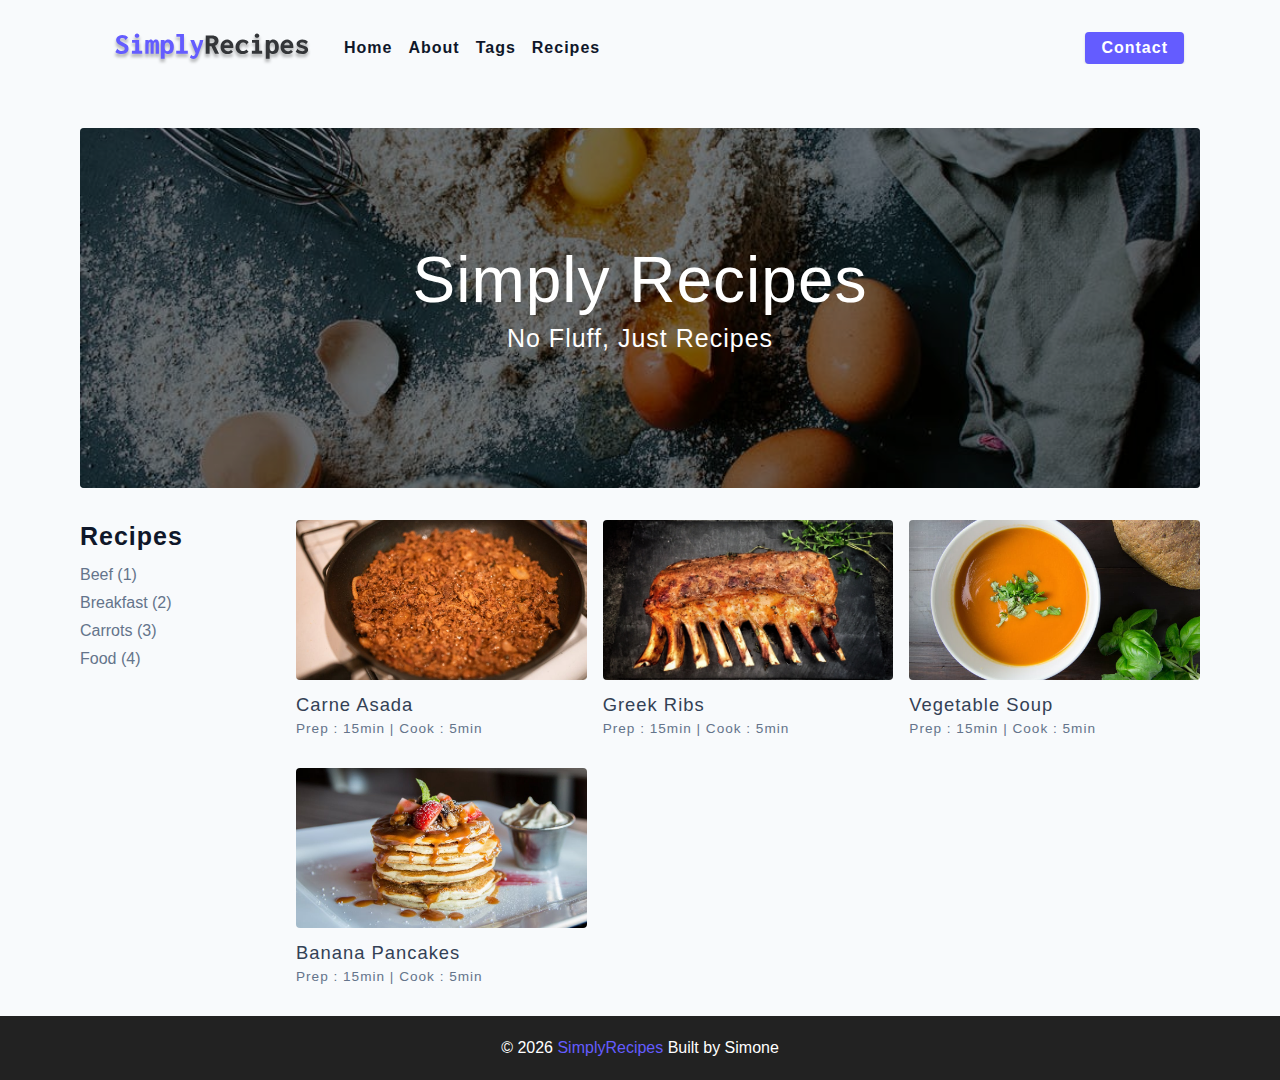
<file: index.html>
<!DOCTYPE html>
<html lang="en">
  <head>
    <meta charset="UTF-8" />
    <meta http-equiv="X-UA-Compatible" content="IE=edge" />
    <meta name="viewport" content="width=device-width, initial-scale=1.0" />
    <title>Simply Recipes || Starter</title>
    <!-- favicon -->
    <link rel="shortcut icon" href="./assets/favicon.ico" type="image/x-icon" />
    <!-- normalize -->
    <link rel="stylesheet" href="./css/normalize.css" />
    <!-- font-awesome -->
    <link
      rel="stylesheet"
      href="https://cdnjs.cloudflare.com/ajax/libs/font-awesome/5.14.0/css/all.min.css"
    />
    <!-- main css -->
    <link rel="stylesheet" href="./css/main.css" />
  </head>
  <body>
   <!-- nav -->
   <nav class="navbar">
     <div class="nav-center">
       <!-- header-->
       <div class="nav-header">
         <a href="index.html" class="nav-logo">
           <img src="./assets/logo.svg" alt="simply recipes" />
          </a>
           <button type="button" class="btn nav-btn">
             <i class="fas fa-align-justify"></i>
           </button>
       </div>
       <!-- links -->
       <div class="nav-links">
         <a href="index.html" class="nav-link">home</a>
         <a href="about.html" class="nav-link">about</a>
         <a href="tags.html" class="nav-link">tags</a>
         <a href="recipes.html" class="nav-link">recipes</a>
         <div class="nav-link contact-link">
           <a href="contact.html" class="btn">contact</a>
         </div>
       </div>
     </div>
   </nav>
   <!-- end of nav-->
   <!-- main -->
   <main class="page">
     <!-- header -->
     <header class="hero">
       <div class="hero-container">
         <div class="hero-text">
           <h1>simply recipes</h1>
           <h4>no fluff, just recipes</h4>
         </div>
       </div>
      </header>
      <!-- end of header -->
      <!-- recipes container -->
      <section class="recipes-container">
        <!-- tag container-->
        <div class="tags-container">
          <h4>recipes</h4>
          <div class="tags-list">
            <a href="tag-template.html"> Beef (1) </a>
            <a href="tag-template.html"> Breakfast (2) </a>
            <a href="tag-template.html"> Carrots (3) </a>
            <a href="tag-template.html"> Food (4) </a>
          </div>
        </div>
        <!-- end of tag container-->

        <!-- tag container-->
        <div class="recipes-list">
          <!-- single recipe-->
          <a href="single-recipe.html" class="recipe">
            <img src="./assets/recipes/recipe-1.jpeg" alt="food" class="img recipe-img" />
            <h5>carne asada</h5>
            <p>Prep : 15min | Cook : 5min </p>
          </a>
          <!-- end of single recipe-->
           <!-- single recipe-->
           <a href="single-recipe.html" class="recipe">
            <img src="./assets/recipes/recipe-2.jpeg" alt="food" class="img recipe-img" />
            <h5>greek ribs</h5>
            <p>Prep : 15min | Cook : 5min </p>
          </a>
          <!-- end of single recipe-->
           <!-- single recipe-->
           <a href="single-recipe.html" class="recipe">
            <img src="./assets/recipes/recipe-3.jpeg" alt="food" class="img recipe-img" />
            <h5>vegetable soup</h5>
            <p>Prep : 15min | Cook : 5min </p>
          </a>
          <!-- end of single recipe-->
           <!-- single recipe-->
           <a href="single-recipe.html" class="recipe">
            <img src="./assets/recipes/recipe-4.jpeg" alt="food" class="img recipe-img" />
            <h5>banana pancakes</h5>
            <p>Prep : 15min | Cook : 5min </p>
          </a>
          <!-- end of single recipe-->
        </div>
        <!-- end of recipes list -->
      </section>
      <!-- end of recipes container-->
   </main>
   <!-- end of main-->
   <!-- footer -->
   <footer class="page-footer">
     <p>&copy; <span id="date"></span>
      <span class="footer-logo">SimplyRecipes</span>
      Built by Simone
    </p>
   </footer>
   <script src="./js/app.js"></script>
  </body>
</html>
</file>
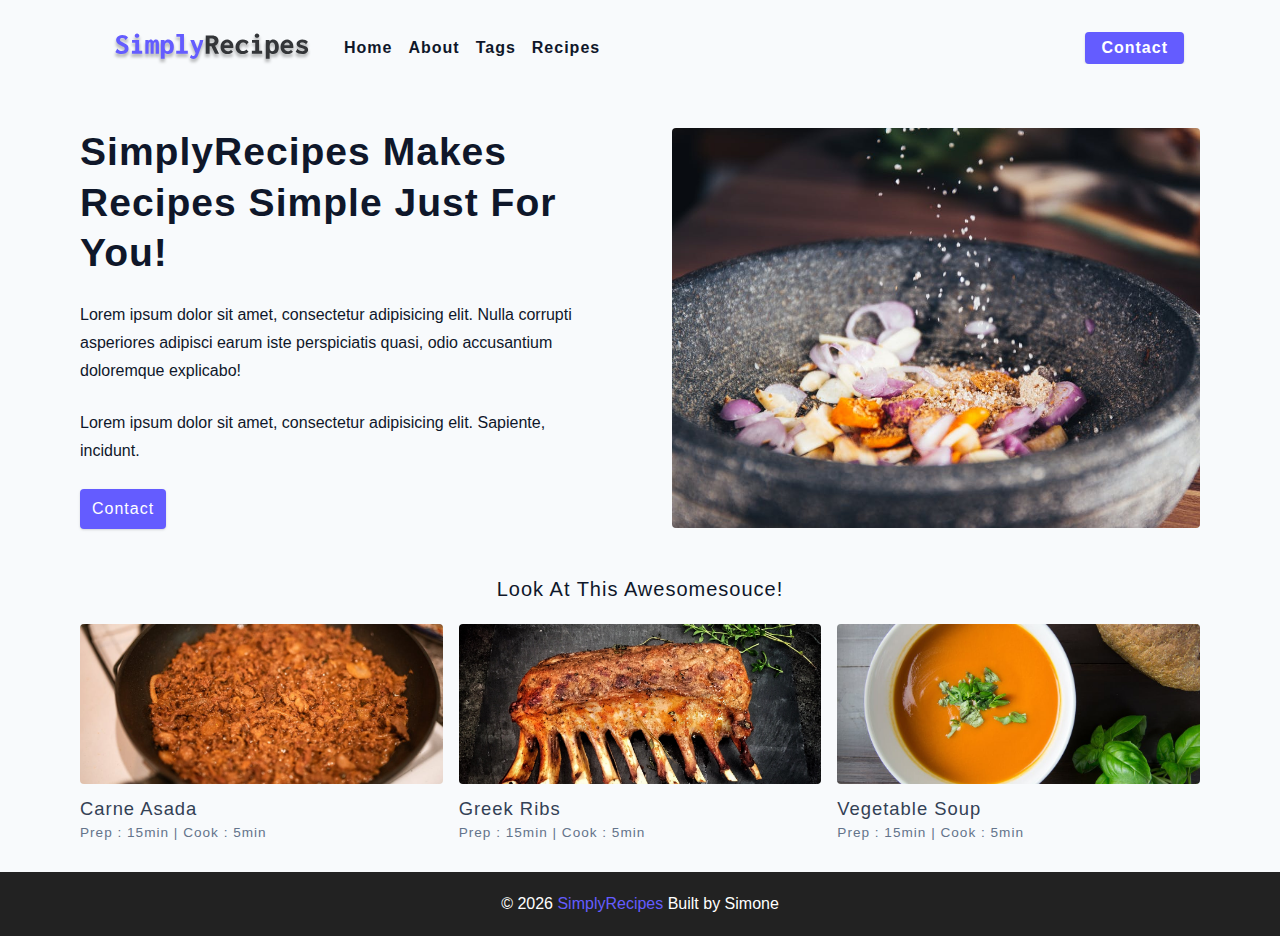
<file: about.html>
<!DOCTYPE html>
<html lang="en">
  <head>
    <meta charset="UTF-8" />
    <meta http-equiv="X-UA-Compatible" content="IE=edge" />
    <meta name="viewport" content="width=device-width, initial-scale=1.0" />
    <title>About</title>
    <!-- favicon -->
    <link rel="shortcut icon" href="./assets/favicon.ico" type="image/x-icon" />
    <!-- normalize -->
    <link rel="stylesheet" href="./css/normalize.css" />
    <!-- font-awesome -->
    <link
      rel="stylesheet"
      href="https://cdnjs.cloudflare.com/ajax/libs/font-awesome/5.14.0/css/all.min.css"
    />
    <!-- main css -->
    <link rel="stylesheet" href="./css/main.css" />
  </head>
  <body>
   <!-- nav -->
   <nav class="navbar">
     <div class="nav-center">
       <!-- header-->
       <div class="nav-header">
         <a href="index.html" class="nav-logo">
           <img src="./assets/logo.svg" alt="simply recipes" />
          </a>
           <button type="button" class="btn nav-btn">
             <i class="fas fa-align-justify"></i>
           </button>
       </div>
       <!-- links -->
       <div class="nav-links">
         <a href="index.html" class="nav-link">home</a>
         <a href="about.html" class="nav-link">about</a>
         <a href="tags.html" class="nav-link">tags</a>
         <a href="recipes.html" class="nav-link">recipes</a>
         <div class="nav-link contact-link">
           <a href="contact.html" class="btn">contact</a>
         </div>
       </div>
     </div>
   </nav>
   <!-- end of nav-->
   <!-- main -->
   <main class="page">
     <section class="about-page">
       <article>
         <h2>SimplyRecipes makes recipes simple just for you!</h2>
         <p>Lorem ipsum dolor sit amet, consectetur adipisicing elit. Nulla corrupti asperiores adipisci earum iste perspiciatis quasi, odio accusantium doloremque explicabo!</p>
         <p>Lorem ipsum dolor sit amet, consectetur adipisicing elit. Sapiente, incidunt.</p>
         <a href="contact.html" class="btn">contact</a>
       </article>
       <img src="./assets/about.jpeg" alt="pouring salt" class="img about-img">
     </section>
     <section class="featured-recipes">
       <h5 class="featured-title">Look At this Awesomesouce!</h5>
       <div class="recipes-list">
        <!-- single recipe-->
        <a href="single-recipe.html" class="recipe">
          <img src="./assets/recipes/recipe-1.jpeg" alt="food" class="img recipe-img" />
          <h5>carne asada</h5>
          <p>Prep : 15min | Cook : 5min </p>
        </a>
        <!-- end of single recipe-->
         <!-- single recipe-->
         <a href="single-recipe.html" class="recipe">
          <img src="./assets/recipes/recipe-2.jpeg" alt="food" class="img recipe-img" />
          <h5>greek ribs</h5>
          <p>Prep : 15min | Cook : 5min </p>
        </a>
        <!-- end of single recipe-->
         <!-- single recipe-->
         <a href="single-recipe.html" class="recipe">
          <img src="./assets/recipes/recipe-3.jpeg" alt="food" class="img recipe-img" />
          <h5>vegetable soup</h5>
          <p>Prep : 15min | Cook : 5min </p>
        </a>
        <!-- end of single recipe-->
      </div>
      <!-- end of recipes list -->
     </section>
   </main>
   <!-- end of main-->
   <!-- footer -->
   <footer class="page-footer">
     <p>&copy; <span id="date"></span>
      <span class="footer-logo">SimplyRecipes</span>
      Built by Simone
    </p>
   </footer>
   <script src="./js/app.js"></script>
  </body>
</html>
</file>
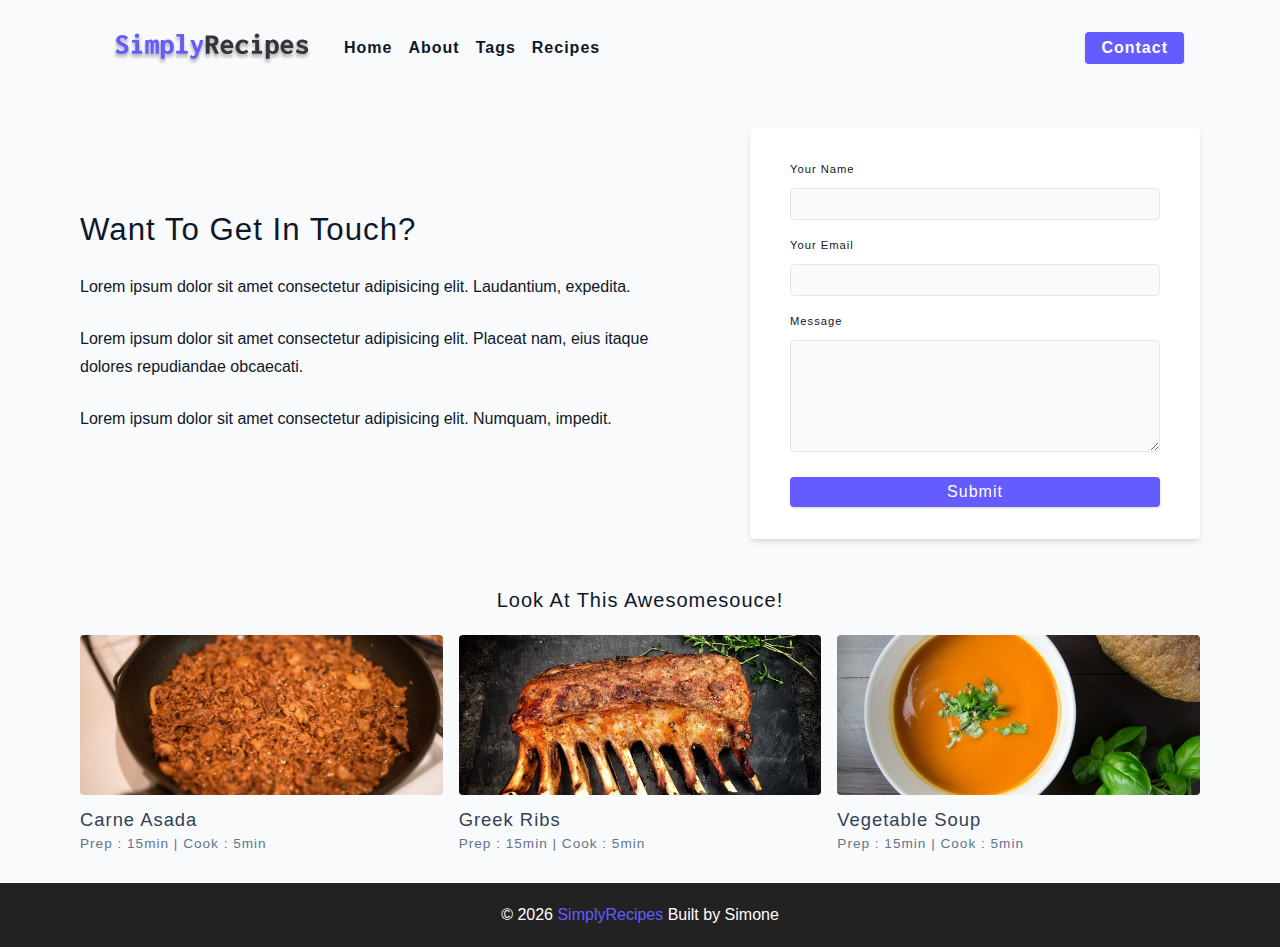
<file: contact.html>
<!DOCTYPE html>
<html lang="en">
  <head>
    <meta charset="UTF-8" />
    <meta http-equiv="X-UA-Compatible" content="IE=edge" />
    <meta name="viewport" content="width=device-width, initial-scale=1.0" />
    <title>Contact</title>
    <!-- favicon -->
    <link rel="shortcut icon" href="./assets/favicon.ico" type="image/x-icon" />
    <!-- normalize -->
    <link rel="stylesheet" href="./css/normalize.css" />
    <!-- font-awesome -->
    <link
      rel="stylesheet"
      href="https://cdnjs.cloudflare.com/ajax/libs/font-awesome/5.14.0/css/all.min.css"
    />
    <!-- main css -->
    <link rel="stylesheet" href="./css/main.css" />
  </head>
  <body>
   <!-- nav -->
   <nav class="navbar">
     <div class="nav-center">
       <!-- header-->
       <div class="nav-header">
         <a href="index.html" class="nav-logo">
           <img src="./assets/logo.svg" alt="simply recipes" />
          </a>
           <button type="button" class="btn nav-btn">
             <i class="fas fa-align-justify"></i>
           </button>
       </div>
       <!-- links -->
       <div class="nav-links">
         <a href="index.html" class="nav-link">home</a>
         <a href="about.html" class="nav-link">about</a>
         <a href="tags.html" class="nav-link">tags</a>
         <a href="recipes.html" class="nav-link">recipes</a>
         <div class="nav-link contact-link">
           <a href="contact.html" class="btn">contact</a>
         </div>
       </div>
     </div>
   </nav>
   <!-- end of nav-->
   <!-- main -->
   <main class="page">
     <section class="contact-container">
       <article class="contact-info">
         <h3>Want To Get In Touch?</h3>
         <p>Lorem ipsum dolor sit amet consectetur adipisicing elit. Laudantium, expedita.</p>
         <p>Lorem ipsum dolor sit amet consectetur adipisicing elit. Placeat nam, eius itaque dolores repudiandae obcaecati.</p>
         <p>Lorem ipsum dolor sit amet consectetur adipisicing elit. Numquam, impedit.</p>
       </article>
       <article>
         <form class="form contact-form">
           <!-- single form row -->
           <div class="form-row">
             <label for="name" class="form-label">your name</label>
             <input type="text" name="name" id="name" class="form-input" />
           </div>
           <!-- end of single form row -->
           <!-- single form row -->
           <div class="form-row">
            <label for="email" class="form-label">your email</label>
            <input type="text" name="email" id="email" class="form-input" />
          </div>
          <!-- end of single form row -->
          <div class="form-row">
            <label for="message" class="form-label">Message</label>
            <textarea name="message" id="message" class="form-textarea"></textarea>
          </div>
          <button type="submit" class="btn btn-block">
            submit
          </button>
         </form>
       </article>
     </section>
     <section class="featured-recipes">
      <h5 class="featured-title">Look At this Awesomesouce!</h5>
      <div class="recipes-list">
       <!-- single recipe-->
       <a href="single-recipe.html" class="recipe">
         <img src="./assets/recipes/recipe-1.jpeg" alt="food" class="img recipe-img" />
         <h5>carne asada</h5>
         <p>Prep : 15min | Cook : 5min </p>
       </a>
       <!-- end of single recipe-->
        <!-- single recipe-->
        <a href="single-recipe.html" class="recipe">
         <img src="./assets/recipes/recipe-2.jpeg" alt="food" class="img recipe-img" />
         <h5>greek ribs</h5>
         <p>Prep : 15min | Cook : 5min </p>
       </a>
       <!-- end of single recipe-->
        <!-- single recipe-->
        <a href="single-recipe.html" class="recipe">
         <img src="./assets/recipes/recipe-3.jpeg" alt="food" class="img recipe-img" />
         <h5>vegetable soup</h5>
         <p>Prep : 15min | Cook : 5min </p>
       </a>
       <!-- end of single recipe-->
     </div>
     <!-- end of recipes list -->
    </section>

     
   </main>
   <!-- end of main-->
   <!-- footer -->
   <footer class="page-footer">
     <p>&copy; <span id="date"></span>
      <span class="footer-logo">SimplyRecipes</span>
      Built by Simone
    </p>
   </footer>
   <script src="./js/app.js"></script>
  </body>
</html>
</file>
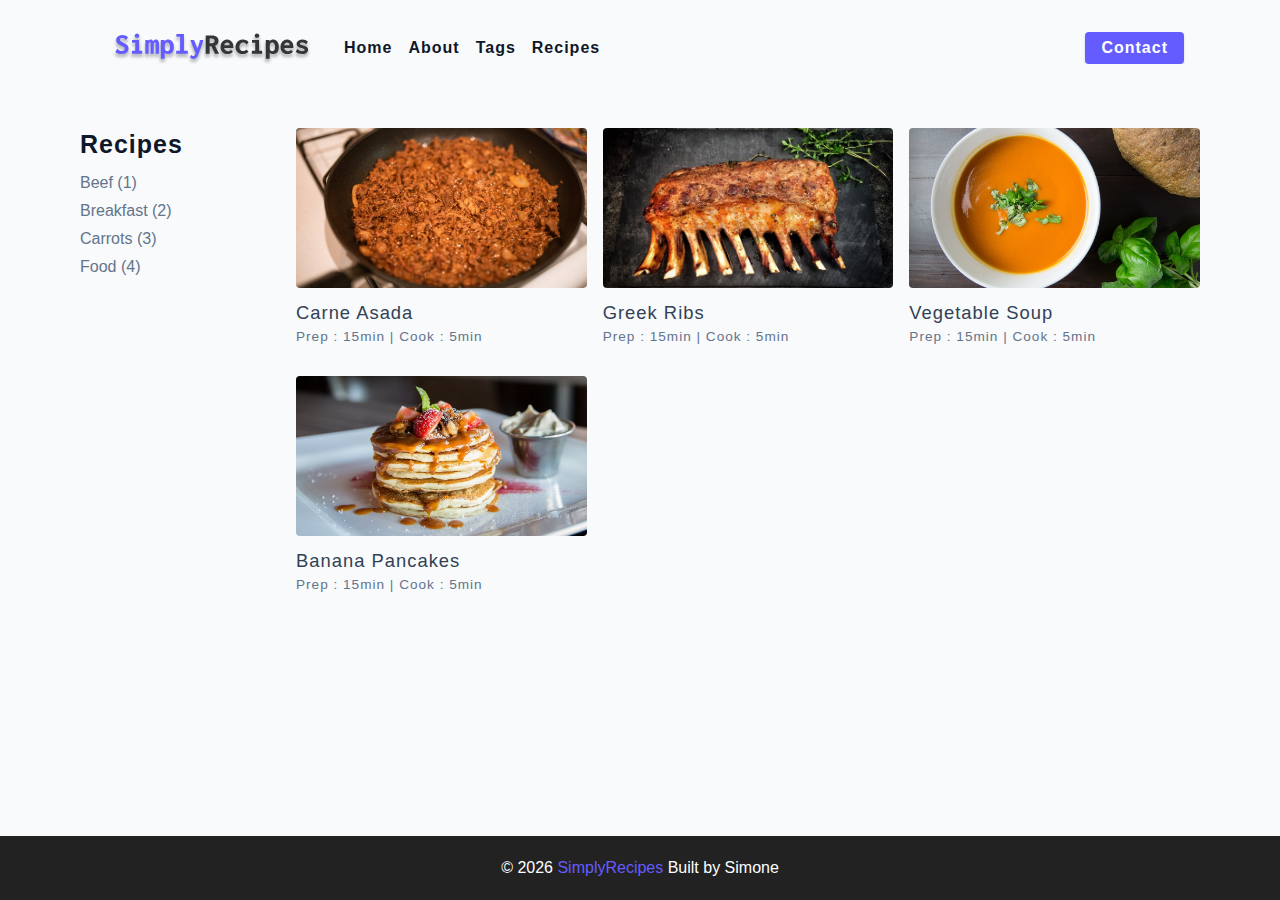
<file: recipes.html>
<!DOCTYPE html>
<html lang="en">
  <head>
    <meta charset="UTF-8" />
    <meta http-equiv="X-UA-Compatible" content="IE=edge" />
    <meta name="viewport" content="width=device-width, initial-scale=1.0" />
    <title>Recipes</title>
    <!-- favicon -->
    <link rel="shortcut icon" href="./assets/favicon.ico" type="image/x-icon" />
    <!-- normalize -->
    <link rel="stylesheet" href="./css/normalize.css" />
    <!-- font-awesome -->
    <link
      rel="stylesheet"
      href="https://cdnjs.cloudflare.com/ajax/libs/font-awesome/5.14.0/css/all.min.css"
    />
    <!-- main css -->
    <link rel="stylesheet" href="./css/main.css" />
  </head>
  <body>
   <!-- nav -->
   <nav class="navbar">
     <div class="nav-center">
       <!-- header-->
       <div class="nav-header">
         <a href="index.html" class="nav-logo">
           <img src="./assets/logo.svg" alt="simply recipes" />
          </a>
           <button type="button" class="btn nav-btn">
             <i class="fas fa-align-justify"></i>
           </button>
       </div>
       <!-- links -->
       <div class="nav-links">
         <a href="index.html" class="nav-link">home</a>
         <a href="about.html" class="nav-link">about</a>
         <a href="tags.html" class="nav-link">tags</a>
         <a href="recipes.html" class="nav-link">recipes</a>
         <div class="nav-link contact-link">
           <a href="contact.html" class="btn">contact</a>
         </div>
       </div>
     </div>
   </nav>
   <!-- end of nav-->
   <!-- main -->
   <main class="page">
      <!-- recipes container -->
      <section class="recipes-container">
        <!-- tag container-->
        <div class="tags-container">
          <h4>recipes</h4>
          <div class="tags-list">
            <a href="tag-template.html"> Beef (1) </a>
            <a href="tag-template.html"> Breakfast (2) </a>
            <a href="tag-template.html"> Carrots (3) </a>
            <a href="tag-template.html"> Food (4) </a>
          </div>
        </div>
        <!-- end of tag container-->

        <!-- recipes list-->
        <div class="recipes-list">
          <!-- single recipe-->
          <a href="single-recipe.html" class="recipe">
            <img src="./assets/recipes/recipe-1.jpeg" alt="food" class="img recipe-img" />
            <h5>carne asada</h5>
            <p>Prep : 15min | Cook : 5min </p>
          </a>
          <!-- end of single recipe-->
           <!-- single recipe-->
           <a href="single-recipe.html" class="recipe">
            <img src="./assets/recipes/recipe-2.jpeg" alt="food" class="img recipe-img" />
            <h5>greek ribs</h5>
            <p>Prep : 15min | Cook : 5min </p>
          </a>
          <!-- end of single recipe-->
           <!-- single recipe-->
           <a href="single-recipe.html" class="recipe">
            <img src="./assets/recipes/recipe-3.jpeg" alt="food" class="img recipe-img" />
            <h5>vegetable soup</h5>
            <p>Prep : 15min | Cook : 5min </p>
          </a>
          <!-- end of single recipe-->
           <!-- single recipe-->
           <a href="single-recipe.html" class="recipe">
            <img src="./assets/recipes/recipe-4.jpeg" alt="food" class="img recipe-img" />
            <h5>banana pancakes</h5>
            <p>Prep : 15min | Cook : 5min </p>
          </a>
          <!-- end of single recipe-->
        </div>
        <!-- end of recipes list -->
      </section>
      <!-- end of recipes container-->
   </main>
   <!-- end of main-->
   <!-- footer -->
   <footer class="page-footer">
     <p>&copy; <span id="date"></span>
      <span class="footer-logo">SimplyRecipes</span>
      Built by Simone
    </p>
   </footer>
   <script src="./js/app.js"></script>
  </body>
</html>
</file>
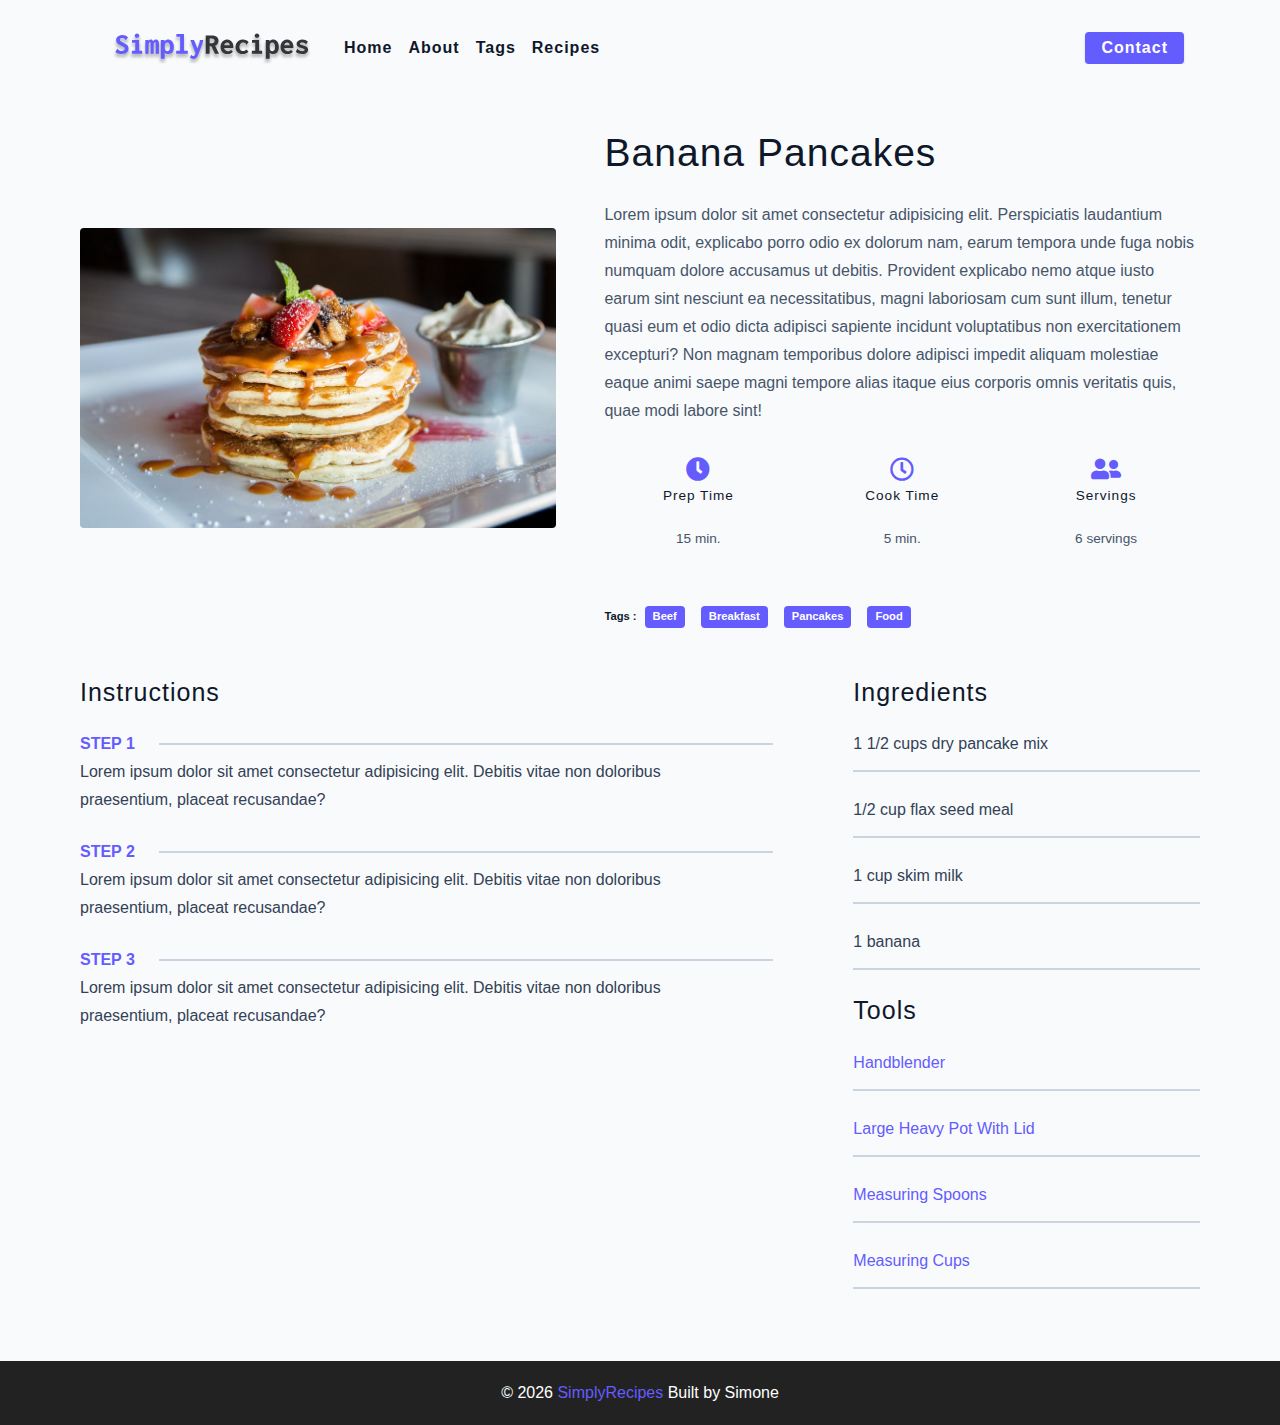
<file: single-recipe.html>
<!DOCTYPE html>
<html lang="en">
  <head>
    <meta charset="UTF-8" />
    <meta http-equiv="X-UA-Compatible" content="IE=edge" />
    <meta name="viewport" content="width=device-width, initial-scale=1.0" />
    <title>Single-recipe</title>
    <!-- favicon -->
    <link rel="shortcut icon" href="./assets/favicon.ico" type="image/x-icon" />
    <!-- normalize -->
    <link rel="stylesheet" href="./css/normalize.css" />
    <!-- font-awesome -->
    <link
      rel="stylesheet"
      href="https://cdnjs.cloudflare.com/ajax/libs/font-awesome/5.14.0/css/all.min.css"
    />
    <!-- main css -->
    <link rel="stylesheet" href="./css/main.css" />
  </head>
  <body>
   <!-- nav -->
   <nav class="navbar">
     <div class="nav-center">
       <!-- header-->
       <div class="nav-header">
         <a href="index.html" class="nav-logo">
           <img src="./assets/logo.svg" alt="simply recipes" />
          </a>
           <button type="button" class="btn nav-btn">
             <i class="fas fa-align-justify"></i>
           </button>
       </div>
       <!-- links -->
       <div class="nav-links">
         <a href="index.html" class="nav-link">home</a>
         <a href="about.html" class="nav-link">about</a>
         <a href="tags.html" class="nav-link">tags</a>
         <a href="recipes.html" class="nav-link">recipes</a>
         <div class="nav-link contact-link">
           <a href="contact.html" class="btn">contact</a>
         </div>
       </div>
     </div>
   </nav>
   <!-- end of nav-->
   <!-- main -->
   <main class="page">
     <div class="recipe-page">
       <section class="recipe-hero">
         <img src="./assets/recipes/recipe-4.jpeg" class="img recipe-hero-img" alt="pancakes">
         <article>
           <h2>Banana Pancakes</h2>
           <p>Lorem ipsum dolor sit amet consectetur adipisicing elit. 
             Perspiciatis laudantium minima odit, explicabo porro odio ex dolorum nam, earum tempora unde fuga nobis numquam dolore accusamus ut debitis. 
             Provident explicabo nemo atque iusto earum sint nesciunt ea necessitatibus, magni laboriosam cum sunt illum, 
             tenetur quasi eum et odio dicta adipisci sapiente incidunt voluptatibus non exercitationem excepturi? 
             Non magnam temporibus dolore adipisci impedit aliquam molestiae eaque animi saepe magni tempore alias itaque eius corporis omnis veritatis quis, 
             quae modi labore sint!
          </p>
          <!-- recipe icons -->
          <div class="recipe-icons">
            <!-- single recipe icon -->
            <article>
              <i class="fas fa-clock"></i>
              <h5>prep time</h5>
              <p>15 min.</p>
            </article>
            <!-- single recipe icon -->
            <article>
              <i class="far fa-clock"></i>
              <h5>cook time</h5>
              <p>5 min.</p>
            </article>
            <!-- single recipe icon -->
            <article>
              <i class="fas fa-user-friends"></i>
              <h5>servings</h5>
              <p>6 servings</p>
            </article>
          </div>
          <!-- recipe tags-->
          <div class="recipe-tags">
            Tags : <a href="tag-template.html">beef</a>
            <a href="tag-template.html">breakfast</a>
            <a href="tag-template.html">pancakes</a>
            <a href="tag-template.html">food</a>
          </div>
         </article>
       </section>
       <!-- recipe content -->
       <section class="recipe-content">
         <article>
           <h4>instructions</h4>
           <!-- single instruction-->
           <div class="single-instruction">
             <header>
               <p>step 1</p>
               <div></div>
             </header>
             <p>Lorem ipsum dolor sit amet consectetur adipisicing elit. Debitis vitae non doloribus praesentium, placeat recusandae?</p>
           </div>
           <div class="single-instruction">
            <header>
              <p>step 2</p>
              <div></div>
            </header>
            <p>Lorem ipsum dolor sit amet consectetur adipisicing elit. Debitis vitae non doloribus praesentium, placeat recusandae?</p>
          </div>
          <div class="single-instruction">
            <header>
              <p>step 3</p>
              <div></div>
            </header>
            <p>Lorem ipsum dolor sit amet consectetur adipisicing elit. Debitis vitae non doloribus praesentium, placeat recusandae?</p>
          </div>
         </article>
         <article class="second-colomn">
           <div>
             <h4>ingredients</h4>
             <p class="single-ingredient">
               1 1/2 cups dry pancake mix
             </p>
             <p class="single-ingredient">
              1/2 cup flax seed meal
            </p>
            <p class="single-ingredient">
              1 cup skim milk
            </p>
            <p class="single-ingredient">
              1 banana
            </p>
           </div>
           <div>
             <h4>tools</h4>
             <p class="single-tool">
               Handblender
             </p>
             <p class="single-tool">
              Large Heavy Pot With Lid
            </p>
            <p class="single-tool">
              Measuring Spoons
            </p>
            <p class="single-tool">
              Measuring Cups
            </p>
           </div>
         </article>
       </section>
     </div>
   </main>
   <!-- end of main-->
   <!-- footer -->
   <footer class="page-footer">
     <p>&copy; <span id="date"></span>
      <span class="footer-logo">SimplyRecipes</span>
      Built by Simone
    </p>
   </footer>
   <script src="./js/app.js"></script>
  </body>
</html>
</file>
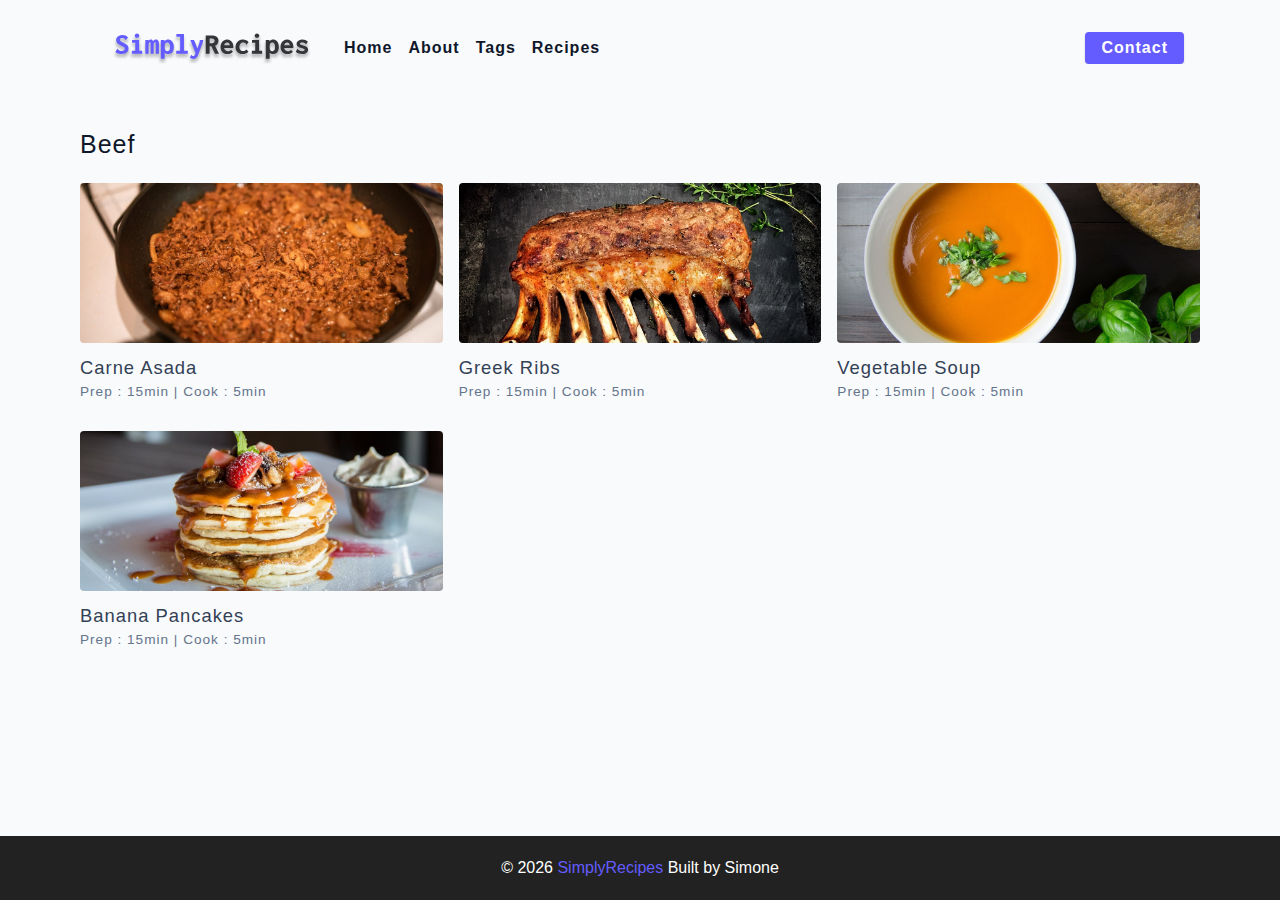
<file: tag-template.html>
<!DOCTYPE html>
<html lang="en">
  <head>
    <meta charset="UTF-8" />
    <meta http-equiv="X-UA-Compatible" content="IE=edge" />
    <meta name="viewport" content="width=device-width, initial-scale=1.0" />
    <title>Tags</title>
    <!-- favicon -->
    <link rel="shortcut icon" href="./assets/favicon.ico" type="image/x-icon" />
    <!-- normalize -->
    <link rel="stylesheet" href="./css/normalize.css" />
    <!-- font-awesome -->
    <link
      rel="stylesheet"
      href="https://cdnjs.cloudflare.com/ajax/libs/font-awesome/5.14.0/css/all.min.css"
    />
    <!-- main css -->
    <link rel="stylesheet" href="./css/main.css" />
  </head>
  <body>
   <!-- nav -->
   <nav class="navbar">
     <div class="nav-center">
       <!-- header-->
       <div class="nav-header">
         <a href="index.html" class="nav-logo">
           <img src="./assets/logo.svg" alt="simply recipes" />
          </a>
           <button type="button" class="btn nav-btn">
             <i class="fas fa-align-justify"></i>
           </button>
       </div>
       <!-- links -->
       <div class="nav-links">
         <a href="index.html" class="nav-link">home</a>
         <a href="about.html" class="nav-link">about</a>
         <a href="tags.html" class="nav-link">tags</a>
         <a href="recipes.html" class="nav-link">recipes</a>
         <div class="nav-link contact-link">
           <a href="contact.html" class="btn">contact</a>
         </div>
       </div>
     </div>
   </nav>
   <!-- end of nav-->
   <!-- main -->
   <main class="page">
     <div>
       <h4>Beef</h4>
       <!-- recipes list-->
       <div class="recipes-list">
        <!-- single recipe-->
        <a href="single-recipe.html" class="recipe">
          <img src="./assets/recipes/recipe-1.jpeg" alt="food" class="img recipe-img" />
          <h5>carne asada</h5>
          <p>Prep : 15min | Cook : 5min </p>
        </a>
        <!-- end of single recipe-->
         <!-- single recipe-->
         <a href="single-recipe.html" class="recipe">
          <img src="./assets/recipes/recipe-2.jpeg" alt="food" class="img recipe-img" />
          <h5>greek ribs</h5>
          <p>Prep : 15min | Cook : 5min </p>
        </a>
        <!-- end of single recipe-->
         <!-- single recipe-->
         <a href="single-recipe.html" class="recipe">
          <img src="./assets/recipes/recipe-3.jpeg" alt="food" class="img recipe-img" />
          <h5>vegetable soup</h5>
          <p>Prep : 15min | Cook : 5min </p>
        </a>
        <!-- end of single recipe-->
         <!-- single recipe-->
         <a href="single-recipe.html" class="recipe">
          <img src="./assets/recipes/recipe-4.jpeg" alt="food" class="img recipe-img" />
          <h5>banana pancakes</h5>
          <p>Prep : 15min | Cook : 5min </p>
        </a>
        <!-- end of single recipe-->
      </div>
      <!-- end of recipes list -->
     </div>
   </main>
   <!-- end of main-->
   <!-- footer -->
   <footer class="page-footer">
     <p>&copy; <span id="date"></span>
      <span class="footer-logo">SimplyRecipes</span>
      Built by Simone
    </p>
   </footer>
   <script src="./js/app.js"></script>
  </body>
</html>
</file>
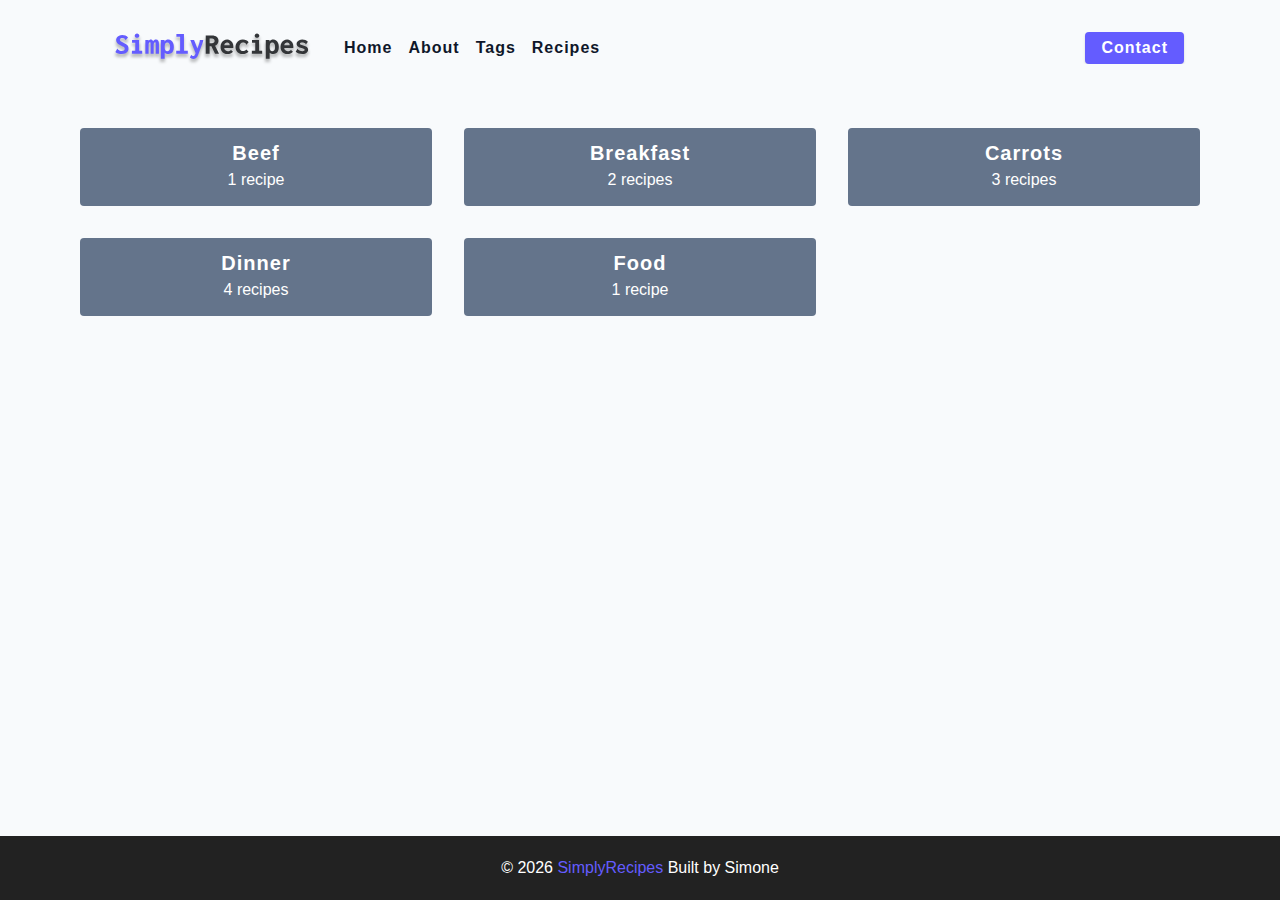
<file: tags.html>
<!DOCTYPE html>
<html lang="en">
  <head>
    <meta charset="UTF-8" />
    <meta http-equiv="X-UA-Compatible" content="IE=edge" />
    <meta name="viewport" content="width=device-width, initial-scale=1.0" />
    <title>Tags</title>
    <!-- favicon -->
    <link rel="shortcut icon" href="./assets/favicon.ico" type="image/x-icon" />
    <!-- normalize -->
    <link rel="stylesheet" href="./css/normalize.css" />
    <!-- font-awesome -->
    <link
      rel="stylesheet"
      href="https://cdnjs.cloudflare.com/ajax/libs/font-awesome/5.14.0/css/all.min.css"
    />
    <!-- main css -->
    <link rel="stylesheet" href="./css/main.css" />
  </head>
  <body>
   <!-- nav -->
   <nav class="navbar">
     <div class="nav-center">
       <!-- header-->
       <div class="nav-header">
         <a href="index.html" class="nav-logo">
           <img src="./assets/logo.svg" alt="simply recipes" />
          </a>
           <button type="button" class="btn nav-btn">
             <i class="fas fa-align-justify"></i>
           </button>
       </div>
       <!-- links -->
       <div class="nav-links">
         <a href="index.html" class="nav-link">home</a>
         <a href="about.html" class="nav-link">about</a>
         <a href="tags.html" class="nav-link">tags</a>
         <a href="recipes.html" class="nav-link">recipes</a>
         <div class="nav-link contact-link">
           <a href="contact.html" class="btn">contact</a>
         </div>
       </div>
     </div>
   </nav>
   <!-- end of nav-->
   <!-- main -->
   <main class="page">
     <section class="tags-wrapper">
       <!-- single tag-->
       <a href="tag-template.html" class="tag">
         <h5>beef</h5>
         <p>1 recipe</p>
       </a>
       <!-- end of single tag-->
       <!-- single tag-->
       <a href="tag-template.html" class="tag">
        <h5>breakfast</h5>
        <p>2 recipes</p>
      </a>
      <!-- end of single tag-->
      <!-- single tag-->
      <a href="tag-template.html" class="tag">
        <h5>carrots</h5>
        <p>3 recipes</p>
      </a>
      <!-- end of single tag-->
      <!-- single tag-->
      <a href="tag-template.html" class="tag">
        <h5>dinner</h5>
        <p>4 recipes</p>
      </a>
      <!-- end of single tag-->
      <!-- single tag-->
      <a href="tag-template.html" class="tag">
        <h5>food</h5>
        <p>1 recipe</p>
      </a>
      <!-- end of single tag-->
     </section>
   </main>
   <!-- end of main-->
   <!-- footer -->
   <footer class="page-footer">
     <p>&copy; <span id="date"></span>
      <span class="footer-logo">SimplyRecipes</span>
      Built by Simone
    </p>
   </footer>
   <script src="./js/app.js"></script>
  </body>
</html>
</file>
<file: css/main.css>
*,
::after,
::before {
  box-sizing: border-box;
}
/* fonts */

@import url('https://fonts.googleapis.com/css2?family=Roboto:wght@400;500;600&family=Montserrat&display=swap');
html {
  font-size: 100%;
} /*16px*/

:root {
  /* colors */
  --primary-100: #e2e0ff;
  --primary-200: #c1beff;
  --primary-300: #a29dff;
  --primary-400: #837dff;
  --primary-500: #645cff;
  --primary-600: #504acc;
  --primary-700: #3c3799;
  --primary-800: #282566;
  --primary-900: #141233;

  /* grey */
  --grey-50: #f8fafc;
  --grey-100: #f1f5f9;
  --grey-200: #e2e8f0;
  --grey-300: #cbd5e1;
  --grey-400: #94a3b8;
  --grey-500: #64748b;
  --grey-600: #475569;
  --grey-700: #334155;
  --grey-800: #1e293b;
  --grey-900: #0f172a;
  /* rest of the colors */
  --black: #222;
  --white: #fff;
  --red-light: #f8d7da;
  --red-dark: #842029;
  --green-light: #d1e7dd;
  --green-dark: #0f5132;

  /* fonts  */
  --headingFont: 'Roboto', sans-serif;
  --bodyFont: 'Nunito', sans-serif;
  --smallText: 0.7em;
  /* rest of the vars */
  --backgroundColor: var(--grey-50);
  --textColor: var(--grey-900);
  --borderRadius: 0.25rem;
  --letterSpacing: 1px;
  --transition: 0.3s ease-in-out all;
  --max-width: 1120px;
  --fixed-width: 600px;

  /* box shadow*/
  --shadow-1: 0 1px 3px 0 rgba(0, 0, 0, 0.1), 0 1px 2px 0 rgba(0, 0, 0, 0.06);
  --shadow-2: 0 4px 6px -1px rgba(0, 0, 0, 0.1),
    0 2px 4px -1px rgba(0, 0, 0, 0.06);
  --shadow-3: 0 10px 15px -3px rgba(0, 0, 0, 0.1),
    0 4px 6px -2px rgba(0, 0, 0, 0.05);
  --shadow-4: 0 20px 25px -5px rgba(0, 0, 0, 0.1),
    0 10px 10px -5px rgba(0, 0, 0, 0.04);
}

body {
  background: var(--backgroundColor);
  font-family: var(--bodyFont);
  font-weight: 400;
  line-height: 1.75;
  color: var(--textColor);
}

p {
  margin-top: 0;
  margin-bottom: 1.5rem;
  max-width: 40em;
}

h1,
h2,
h3,
h4,
h5 {
  margin: 0;
  margin-bottom: 1.38rem;
  font-family: var(--headingFont);
  font-weight: 400;
  line-height: 1.3;
  text-transform: capitalize;
  letter-spacing: var(--letterSpacing);
}

h1 {
  margin-top: 0;
  font-size: 3.052rem;
}

h2 {
  font-size: 2.441rem;
}

h3 {
  font-size: 1.953rem;
}

h4 {
  font-size: 1.563rem;
}

h5 {
  font-size: 1.25rem;
}

small,
.text-small {
  font-size: var(--smallText);
}

a {
  text-decoration: none;
}
ul {
  list-style-type: none;
  padding: 0;
}

.img {
  width: 100%;
  display: block;
  object-fit: cover;
}
/* buttons */

.btn {
  cursor: pointer;
  color: var(--white);
  background: var(--primary-500);
  border: transparent;
  border-radius: var(--borderRadius);
  letter-spacing: var(--letterSpacing);
  padding: 0.375rem 0.75rem;
  box-shadow: var(--shadow-1);
  transition: var(--transtion);
  text-transform: capitalize;
  display: inline-block;
}
.btn:hover {
  background: var(--primary-700);
  box-shadow: var(--shadow-3);
}
.btn-hipster {
  color: var(--primary-500);
  background: var(--primary-200);
}
.btn-hipster:hover {
  color: var(--primary-200);
  background: var(--primary-700);
}
.btn-block {
  width: 100%;
}

/* alerts */
.alert {
  padding: 0.375rem 0.75rem;
  margin-bottom: 1rem;
  border-color: transparent;
  border-radius: var(--borderRadius);
}

.alert-danger {
  color: var(--red-dark);
  background: var(--red-light);
}
.alert-success {
  color: var(--green-dark);
  background: var(--green-light);
}
/* form */

.form {
  width: 90vw;
  max-width: var(--fixed-width);
  background: var(--white);
  border-radius: var(--borderRadius);
  box-shadow: var(--shadow-2);
  padding: 2rem 2.5rem;
  margin: 3rem auto;
}
.form-label {
  display: block;
  font-size: var(--smallText);
  margin-bottom: 0.5rem;
  text-transform: capitalize;
  letter-spacing: var(--letterSpacing);
}
.form-input,
.form-textarea {
  width: 100%;
  padding: 0.375rem 0.75rem;
  border-radius: var(--borderRadius);
  background: var(--backgroundColor);
  border: 1px solid var(--grey-200);
}

.form-row {
  margin-bottom: 1rem;
}

.form-textarea {
  height: 7rem;
}
::placeholder {
  font-family: inherit;
  color: var(--grey-400);
}
.form-alert {
  color: var(--red-dark);
  letter-spacing: var(--letterSpacing);
  text-transform: capitalize;
}
/* alert */

@keyframes spinner {
  to {
    transform: rotate(360deg);
  }
}

.loading {
  width: 6rem;
  height: 6rem;
  border: 5px solid var(--grey-400);
  border-radius: 50%;
  border-top-color: var(--primary-500);
  animation: spinner 0.6s linear infinite;
}
.loading {
  margin: 0 auto;
}
/* title */

.title {
  text-align: center;
}

.title-underline {
  background: var(--primary-500);
  width: 7rem;
  height: 0.25rem;
  margin: 0 auto;
  margin-top: -1rem;
}

/*
=============== 
Navbar
===============
*/

.navbar {
  display: flex;
  justify-content: center;
  align-items: center;
  /* background: blue; */

}

.nav-center {
  width: 90vw;
  max-width: var(--max-width);
  /* background: red; */
}

.nav-header {
  height: 6rem;
  display: flex;
  justify-content: space-between;
  align-items: center;
}

.nav-logo {
  display: flex;
  align-items: center;
}
.nav-header img {
   width: 200px;
}

.nav-btn {
  padding: 0.15rem 0.75rem;
}

.nav-btn i {
  font-size: 1.25rem;
}

.nav-links {
  display: flex;
  flex-direction: column;
  height: 0;
  overflow: hidden;
  transition: var(--transition);

}

.show-links {
  height: 310px;
}

.nav-link {
  display: block;
  text-align: center;
  text-transform: capitalize;
  color: var(--grey-900);
  letter-spacing: var(--letterSpacing);
  padding: 1rem 0;
  border-top: 1px solid var(--grey-500);
  transition: var(--transition);
  font-weight: 550;
}

.nav-link:hover {
  color: var(--primary-500);
}

.contact-link a {
  padding: 0.15rem 1rem;
}
@media screen and (min-width:992px) {
  .nav-btn {
    display: none;
  }

  .navbar {
    height: 6rem;
  }

  .nav-center {
    display: flex;
    align-items: center;
  }

  .nav-header {
    height: auto;
    margin: 2rem;
  }

  .nav-links {
    height: auto;
    flex-direction: row;
    align-items: center;
    width: 100%;
  }

  .nav-link {
    padding: 0;
    border-top: none;
    margin-right: 1rem;
    font-size: 1rem;
  }

  .contact-link {
    margin-left: auto;
  }
}

/*
=============== 
Page
===============
*/

.page {
  width: 90vw;
  max-width: var(--max-width);
  margin: 0 auto;
  padding-top: 2rem;
  min-height: calc(100vh - (6rem + 4rem));
}


/*
=============== 
Hero
===============
*/

.hero {
  height: 40vh;
  background: url('../assets/main.jpeg') center/cover no-repeat;
  margin-bottom: 2rem;
  border-radius: var(--borderRadius);
  position: relative;
}

.hero-container {
  position: absolute;
  width: 100%;
  height: 100%;
  top: 0;
  left: 0;
  background: rgba(0, 0, 0, 0.4);
  border-radius: var(--borderRadius);
  display: flex;
  align-items: center;
  justify-content: center;
}

.hero-text {
  text-align: center;
  color: var(--white);
}

@media screen and (min-width:768px) {
  .hero-text h1{
    font-size: 4rem;
    margin-bottom: 0;
  }
}


/*
=============== 
Recipes
===============
*/

.recipes-container {
  display: grid;
  gap: 2rem 1rem;
}

.tags-container {
  order: 1;
  display: flex;
  flex-direction: column;
  padding-bottom: 2rem;
}

.recipes-list {
  display: grid;
  gap: 2rem 1rem;
  padding-bottom: 2rem;
}

.tags-container h4 {
  margin-bottom: 0.5rem;
  font-weight: 600;
}

.tags-list {
  display: grid;
  grid-template-columns: 1fr 1fr 1fr;
}

.tags-list a {
  text-transform: capitalize;
  display: block;
  color: var(--grey-500);
  transition: var(--transition);
}

.tags-list a:hover {
  color: var(--primary-500);
}

.recipe {
  display: block;
}

.recipe-img {
  height: 15rem;
  border-radius: var(--borderRadius);
  margin-bottom: 1rem;
}

.recipe h5 {
  margin-bottom: 0rem;
  line-height: 1;
  color: var(--grey-700);
}

.recipe p {
  margin-bottom: 0;
  margin-top: 0.5rem;
  line-height: 1;
  color: var(--grey-500);
  letter-spacing: var(--letterSpacing);
}

@media screen and (min-width:576px) {
  .recipes-list {
    grid-template-columns: 1fr 1fr;
  }

  .recipe-img {
    height: 10rem;
  }
  
}

@media screen and (min-width:992px) {
  .recipes-container {
    grid-template-columns: 200px 1fr;
  }

  .recipe p {
    font-size: 0.85rem;
  }

  .tags-container {
    order: 0;
  }
  
  .tags-list {
    grid-template-columns: 1fr;
  }
}

@media screen and (min-width:1200px) {
  .recipes-list {
    grid-template-columns: 1fr 1fr 1fr;
  }

  .recipe h5 {
    font-size: 1.15rem;
  }
  
}


/*
=============== 
Error Page
===============
*/

.error-page {
  text-align: center;
  padding-top: 5rem;
}

.error-page h1 {
  font-size: 9rem;

}

/*
=============== 
About Page
===============
*/

.featured-title {
  text-align: center;
}

.about-page h2 {
  text-transform: 0;
  font-weight: bold;

}

.about-img {
  border-radius: var(--borderRadius);
  height: 300px;
}

.about-page {
  display: grid;
  gap: 2rem 4rem;
  padding-bottom: 3rem;
}

@media screen and (min-width:992px) {
  .about-page {
    grid-template-columns: 1fr 1fr;
    grid-template-rows: 400px;
    align-items: center;
  }

  .about-img {
    height: 100%;
  }
}


/*
=============== 
Contact Page
===============
*/

.contact-form {
  width: 100%;
  margin: 0;
}

.contact-container {
  display: grid;
  gap: 2rem 3rem;
  padding-bottom: 3rem;
}

@media screen and (min-width:992px) {
  .contact-container {
    grid-template-columns: 1fr 450px;
    align-items: center;
  }
  
}

/*
=============== 
Tags
===============
*/

.tags-wrapper {
  display: grid;
  gap: 2rem;
  padding-bottom: 3rem;
}

.tag {
  background: var(--grey-500);
  border-radius: var(--borderRadius);
  text-align: center;
  color: white;
  transition: var(--transition);
  padding: 0.75rem;
}

.tag:hover {
  background: var(--primary-500);
}

.tag h5, .tag p {
  margin-bottom: 0;
}

.tag h5 {
  font-weight: 600;
}

@media screen and (min-width:576px) {
  .tags-wrapper {
    grid-template-columns: 1fr 1fr ;
  }
}

@media screen and (min-width:992px) {
  .tags-wrapper {
    grid-template-columns: repeat(3, 1fr);
  }
}

/*
=============== 
Single Recipe Page
===============
*/

.recipe-hero {
  display: grid;
  gap: 3rem;
}

.recipe-hero-img {
  height: 300px;
  border-radius: var(--borderRadius);
}

.recipe-hero p {
  color: var(--grey-600);

}

.recipe-icons {
  display: grid;
  grid-template-columns: repeat(3, 1fr);
  gap: 1rem;
  margin: 2rem 0;
  text-align: center;
}

.recipe-icons i {
  font-size: 1.5rem;
  color: var(--primary-500);
}

.recipe-icons h5, .recipe-icons p {
  margin-bottom: 2;
  font-size: 0.85rem;
}

.recipe-icons p {
  color: var(--grey-600);
}

.recipe-tags {
  display: flex;
  align-items: center;
  flex-wrap: wrap;
  font-size: 0.7em;
  font-weight: 600;
}

.recipe-tags a {
  background: var(--primary-500);
  border-radius: var(--borderRadius);
  color: white;
  padding: 0.05rem 0.5rem;
  margin: 0 0.5rem;
  text-transform: capitalize;
}

.recipe-content {
  padding: 3rem 0;
  display: grid;
  gap: 2rem 5rem;
}

@media screen and (min-width:992px) {
  .recipe-hero {
    grid-template-columns: 4fr 5fr;
    align-items: center;
  }

  .recipe-content {
    grid-template-columns: 2fr 1fr;
  }
}

.single-instruction header {
  display: grid;
  grid-template-columns: auto 1fr;
  gap: 1.5rem;
  align-items: center;
}

.single-instruction header p {
  text-transform: uppercase;
  font-weight: 600;
  margin-bottom: 0;
  color: var(--primary-500);
}

.single-instruction > p {
  color: var(--grey-700);
}

.single-instruction header div {
  height: 2px;
  background: var(--grey-300);
}

.second-column {
  display: grid;
  row-gap: 2rem;
}

.single-ingredient {
  border-bottom: 2px solid var(--grey-300);
  padding-bottom: 0.75rem;
  color: var(--grey-700);
}

.single-tool {
  border-bottom: 2px solid var(--grey-300);
  padding-bottom: 0.75rem;
  color: var(--primary-500);
  text-transform: capitalize;
}


/*
=============== 
Footer
===============
*/

.page-footer {
  height: 4rem;
  background: var(--black);
  color: var(--white);
  display: flex;
  align-items: center;
  justify-content: center;
}

.page-footer p {
  margin-bottom: 0;
}

.footer-logo, .page-footer a {
  color: var(--primary-500);
}
</file>
